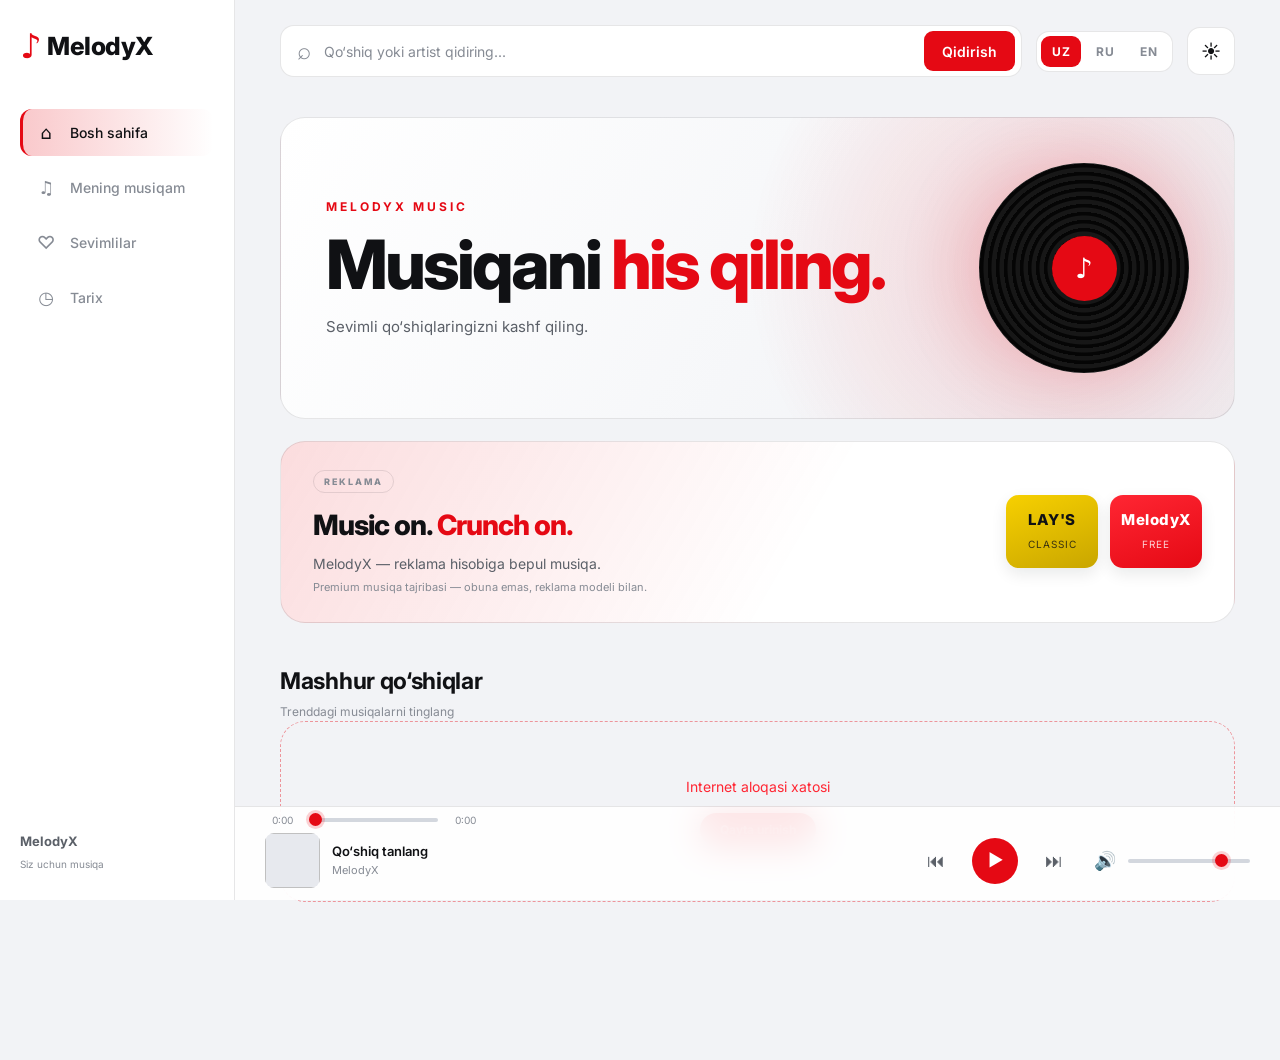
<file: index.html>
<!DOCTYPE html>
<html lang="uz" data-theme="dark">
<head>
    <meta charset="UTF-8">
    <meta name="viewport" content="width=device-width, initial-scale=1, viewport-fit=cover">
    <meta name="color-scheme" content="dark light">
    <meta name="description" content="MelodyX — free online music player with ru / en / uz interface.">
    <meta name="theme-color" content="#070707" id="themeColorMeta">
    <title>MelodyX</title>

    <link rel="preconnect" href="https://fonts.googleapis.com">
    <link rel="preconnect" href="https://fonts.gstatic.com" crossorigin>
    <link rel="stylesheet" href="https://fonts.googleapis.com/css2?family=Inter:wght@400;500;600;700;800&display=swap">
    <link rel="stylesheet" href="style.css">
    <link rel="icon" href="data:image/svg+xml,%3Csvg xmlns='http://www.w3.org/2000/svg' viewBox='0 0 100 100'%3E%3Ctext y='.9em' font-size='90'%3E%E2%99%AA%3C/text%3E%3C/svg%3E">

    <script>
        /* Apply the saved theme before first paint (prevents a flash of the wrong theme).
           Values are stored JSON-encoded, so they must be parsed here too. */
        (function () {
            var theme = 'dark';
            try {
                var raw = localStorage.getItem('melodyTheme');
                if (raw) {
                    try { raw = JSON.parse(raw); } catch (e) { /* legacy raw string */ }
                }
                if (raw !== 'light' && raw !== 'dark') {
                    raw = (window.matchMedia && window.matchMedia('(prefers-color-scheme: light)').matches) ? 'light' : 'dark';
                }
                theme = raw;
            } catch (e) { /* storage blocked */ }
            document.documentElement.dataset.theme = theme;
        })();
    </script>
</head>

<body>

    <div class="sidebar-backdrop" id="sidebarBackdrop" hidden></div>

    <aside class="sidebar" id="sidebar" aria-label="MelodyX">

        <div class="logo">
            <span aria-hidden="true">♪</span> MelodyX
        </div>

        <nav class="nav">
            <button type="button" class="nav-link active" data-view="home" aria-current="page">
                <span class="nav-icon" aria-hidden="true">⌂</span>
                <span data-i18n="home">Bosh sahifa</span>
            </button>

            <button type="button" class="nav-link" data-view="myMusic">
                <span class="nav-icon" aria-hidden="true">♫</span>
                <span data-i18n="myMusic">Mening musiqam</span>
            </button>

            <button type="button" class="nav-link" data-view="favorites">
                <span class="nav-icon" aria-hidden="true">♡</span>
                <span data-i18n="favorites">Sevimlilar</span>
                <span class="nav-badge" id="favBadge" hidden>0</span>
            </button>

            <button type="button" class="nav-link" data-view="history">
                <span class="nav-icon" aria-hidden="true">◷</span>
                <span data-i18n="history">Tarix</span>
                <span class="nav-badge" id="historyBadge" hidden>0</span>
            </button>
        </nav>

        <div class="bottom-logo">
            <b>MelodyX</b>
            <small data-i18n="musicForYou">Siz uchun musiqa</small>
        </div>

    </aside>


    <main>

        <header class="topbar">

            <button id="menuBtn" class="icon-btn menu-btn" type="button"
                    data-i18n-aria="openMenu" aria-label="Open menu" aria-expanded="false" aria-controls="sidebar">
                <span aria-hidden="true">☰</span>
            </button>

            <form class="search-box" id="searchForm" role="search">

                <span class="search-icon" aria-hidden="true">⌕</span>

                <input
                    id="searchInput"
                    type="search"
                    autocomplete="off"
                    spellcheck="false"
                    enterkeyhint="search"
                    data-placeholder="searchPlaceholder"
                    data-i18n-aria="searchPlaceholder"
                    placeholder="Search song or artist..."
                >

                <button id="searchBtn" type="submit" data-i18n="search">Search</button>

            </form>

            <div class="languages" role="group" data-i18n-aria="language" aria-label="Language">
                <button type="button" class="lang" data-lang="uz">UZ</button>
                <button type="button" class="lang" data-lang="ru">RU</button>
                <button type="button" class="lang" data-lang="en">EN</button>
            </div>

            <button id="themeBtn" class="icon-btn" type="button"
                    data-i18n-aria="toggleTheme" aria-label="Toggle theme">
                <span id="themeIcon" aria-hidden="true">☾</span>
            </button>

        </header>


        <!-- ===================== HOME ===================== -->
        <div class="panel active" data-panel="home">

            <section class="hero">

                <div class="hero-content">

                    <p class="hero-eyebrow" data-i18n="heroEyebrow">MELODYX MUSIC</p>

                    <h1 data-i18n="heroTitle">Feel the <span>Music.</span></h1>

                    <p class="hero-text" data-i18n="heroText">Discover your favorite songs.</p>

                </div>

                <div class="disc" aria-hidden="true">
                    <div>♪</div>
                </div>

            </section>


            <section class="ad-card">

                <div class="ad-content">

                    <span class="ad-label" data-i18n="adLabel">ADVERTISEMENT</span>

                    <h2 data-i18n="adTitle">Music on. <span>Crunch on.</span></h2>

                    <p data-i18n="adText">MelodyX — music free, supported by ads.</p>

                    <small data-i18n="adSmall">Premium music experience — no subscription, ad supported.</small>

                </div>

                <div class="chips">
                    <div class="chip-bag"><b>LAY'S</b><span data-i18n="chipClassic">Classic</span></div>
                    <div class="chip-bag alt"><b>MelodyX</b><span data-i18n="chipFree">Free</span></div>
                </div>

            </section>


            <section class="section">

                <div class="title">
                    <h2 data-i18n="popular">Popular Songs</h2>
                    <p data-i18n="trending">Listen to trending music</p>
                </div>

                <div id="popularSongs" class="songs" aria-busy="true"></div>

            </section>


            <section id="searchSection" class="section" hidden>

                <div class="title">
                    <h2 id="searchTitle" data-i18n="searchResults">Search Results</h2>
                    <p id="searchSubtitle"></p>
                </div>

                <div id="searchSongs" class="songs"></div>

            </section>

        </div>


        <!-- ===================== MY MUSIC ===================== -->
        <div class="panel" data-panel="myMusic" hidden>

            <div class="title page-title">
                <h2 data-i18n="myMusic">My Music</h2>
                <p data-i18n="myMusicSub">Everything you have played on this device</p>
            </div>

            <section class="section">
                <div class="title">
                    <h2 data-i18n="recentlyPlayed">Recently played</h2>
                    <p data-i18n="recentlyPlayedSub">Your last tracks</p>
                </div>
                <div id="myMusicRecent" class="songs"></div>
            </section>

            <section class="section">
                <div class="title">
                    <h2 data-i18n="favorites">Favorites</h2>
                    <p data-i18n="favoritesSub">Songs you liked</p>
                </div>
                <div id="myMusicFavorites" class="songs"></div>
            </section>

        </div>


        <!-- ===================== FAVORITES ===================== -->
        <div class="panel" data-panel="favorites" hidden>

            <div class="title page-title">
                <h2 data-i18n="favorites">Favorites</h2>
                <p id="favoritesSubtitle" data-i18n="favoritesSub">Songs you liked</p>
            </div>

            <div id="favoriteSongs" class="songs"></div>

        </div>


        <!-- ===================== HISTORY ===================== -->
        <div class="panel" data-panel="history" hidden>

            <div class="title page-title">
                <h2 data-i18n="history">History</h2>
                <p id="historySubtitle" data-i18n="historySub">Recently played songs</p>
            </div>

            <div class="toolbar">
                <button type="button" id="clearHistoryBtn" class="ghost-btn" data-i18n="clearHistory">Clear history</button>
            </div>

            <div id="historySongs" class="songs"></div>

        </div>

    </main>


    <!-- ===================== PLAYER ===================== -->
    <div class="player" id="player">

        <div class="progress-wrap">
            <span class="time" id="currentTime">0:00</span>
            <input id="progress" type="range" min="0" max="1000" step="1" value="0"
                   data-i18n-aria="seek" aria-label="Seek">
            <span class="time" id="durationTime">0:00</span>
        </div>

        <div class="player-bar">

            <div class="player-song">
                <img id="playerImage" alt="" decoding="async">
                <div class="player-meta">
                    <!-- no data-i18n: this text is owned by the player state, not by
                         the static i18n pass (otherwise a language switch would
                         wipe the name of the song that is currently playing) -->
                    <h3 id="playerTitle">Choose a song</h3>
                    <p id="playerArtist">MelodyX</p>
                </div>
            </div>

            <div class="controls">
                <button type="button" id="prevBtn" data-i18n-aria="prev" aria-label="Previous">
                    <span aria-hidden="true">⏮</span>
                </button>
                <button type="button" id="playBtn" class="play" data-i18n-aria="play" aria-label="Play">
                    <span id="playIcon" aria-hidden="true">▶</span>
                </button>
                <button type="button" id="nextBtn" data-i18n-aria="next" aria-label="Next">
                    <span aria-hidden="true">⏭</span>
                </button>
            </div>

            <div class="volume">
                <button type="button" id="muteBtn" class="mute-btn" data-i18n-aria="mute" aria-label="Mute">
                    <span id="volumeIcon" aria-hidden="true">🔊</span>
                </button>
                <input id="volume" type="range" min="0" max="1" step="0.01" value="0.8"
                       data-i18n-aria="volume" aria-label="Volume">
            </div>

        </div>

        <audio id="audio" preload="metadata"></audio>

    </div>


    <div class="toasts" id="toasts" aria-live="polite" aria-atomic="true"></div>
    <div class="sr-only" id="liveRegion" aria-live="polite"></div>

    <script src="script.js"></script>

</body>
</html>
</file>
<file: style.css>
/* =========================================================
   MelodyX — responsive / adaptive stylesheet
   Dark + Light themes driven by CSS custom properties
   ========================================================= */

/* ---------- RESET ---------- */

*,
*::before,
*::after {
    margin: 0;
    padding: 0;
    box-sizing: border-box;
}

html {
    -webkit-text-size-adjust: 100%;
    scroll-behavior: smooth;
}

body {
    font-family: Inter, system-ui, -apple-system, "Segoe UI", Roboto, "Helvetica Neue", Arial, sans-serif;
    background: var(--bg);
    color: var(--text);
    min-height: 100vh;
    line-height: 1.45;
    overflow-x: hidden;
    padding-bottom: calc(var(--player-h) + 24px);
    transition: background .3s ease, color .3s ease;
    -webkit-tap-highlight-color: transparent;
}

img {
    max-width: 100%;
}

button {
    font-family: inherit;
    color: inherit;
}

input {
    font-family: inherit;
}

.sr-only {
    position: absolute;
    width: 1px;
    height: 1px;
    padding: 0;
    overflow: hidden;
    clip: rect(0 0 0 0);
    white-space: nowrap;
    border: 0;
}

:focus-visible {
    outline: 2px solid var(--red-light);
    outline-offset: 2px;
}

/* ---------- THEME TOKENS ---------- */

:root {
    --red: #e50914;
    --red-light: #ff2633;

    --sidebar-w: 235px;
    --player-h: 88px;

    --r-sm: 9px;
    --r-md: 13px;
    --r-lg: 17px;
    --r-xl: 25px;

    --ease: .25s;
}

:root[data-theme="dark"] {
    color-scheme: dark;

    --bg: #070707;
    --bg-alt: #0b0b0b;
    --surface: #111111;
    --surface-2: #171717;
    --surface-3: #1f1f1f;
    --input-bg: #111111;

    --text: #ffffff;
    --text-muted: #9c9c9c;
    --text-dim: #6e6e6e;

    --border: rgba(255, 255, 255, .09);
    --border-strong: rgba(255, 255, 255, .18);

    --hero-bg: radial-gradient(circle at 80% 50%, rgba(229, 9, 20, .30), transparent 35%),
               linear-gradient(120deg, #151515, #080808);
    --player-bg: rgba(10, 10, 10, .90);
    --scrim: rgba(0, 0, 0, .62);

    --track: #2c2c2c;
    --track-thumb: var(--red);

    --shadow: 0 20px 40px rgba(0, 0, 0, .45);
    --shadow-sm: 0 6px 18px rgba(0, 0, 0, .35);

    --theme-color: #070707;
}

:root[data-theme="light"] {
    color-scheme: light;

    --bg: #f2f3f6;
    --bg-alt: #ffffff;
    --surface: #ffffff;
    --surface-2: #f2f3f6;
    --surface-3: #e7e9ee;
    --input-bg: #ffffff;

    --text: #101114;
    --text-muted: #5b6068;
    --text-dim: #868b94;

    --border: rgba(16, 18, 22, .10);
    --border-strong: rgba(16, 18, 22, .20);

    --hero-bg: radial-gradient(circle at 80% 50%, rgba(229, 9, 20, .16), transparent 38%),
               linear-gradient(120deg, #ffffff, #eef0f4);
    --player-bg: rgba(255, 255, 255, .88);
    --scrim: rgba(15, 17, 20, .42);

    --track: #d3d7de;
    --track-thumb: var(--red);

    --shadow: 0 18px 38px rgba(16, 18, 22, .13);
    --shadow-sm: 0 6px 16px rgba(16, 18, 22, .09);

    --theme-color: #f2f3f6;
}

/* ---------- SIDEBAR ---------- */

.sidebar {
    position: fixed;
    inset: 0 auto 0 0;
    width: var(--sidebar-w);
    padding: 28px 20px;
    padding-bottom: calc(28px + env(safe-area-inset-bottom));
    background: var(--bg-alt);
    border-right: 1px solid var(--border);
    z-index: 60;
    display: flex;
    flex-direction: column;
    transition: transform .3s var(--ease), background .3s ease;
}

.logo {
    font-size: 25px;
    font-weight: 800;
    letter-spacing: -.5px;
    margin-bottom: 45px;
    display: flex;
    align-items: center;
    gap: 6px;
}

.logo span {
    color: var(--red);
    font-size: 34px;
    line-height: 1;
}

.nav {
    display: flex;
    flex-direction: column;
    gap: 8px;
}

.nav-link {
    width: 100%;
    text-align: left;
    background: transparent;
    border: none;
    border-left: 3px solid transparent;
    border-radius: 12px;
    color: var(--text-dim);
    padding: 13px 12px;
    display: flex;
    align-items: center;
    gap: 13px;
    font-size: 14px;
    font-weight: 500;
    cursor: pointer;
    transition: color var(--ease), background var(--ease), border-color var(--ease);
}

.nav-link:hover {
    color: var(--text);
    background: linear-gradient(90deg, rgba(229, 9, 20, .16), transparent);
}

.nav-link.active {
    color: var(--text);
    background: linear-gradient(90deg, rgba(229, 9, 20, .22), transparent);
    border-left-color: var(--red);
}

.nav-icon {
    font-size: 18px;
    width: 22px;
    text-align: center;
    flex-shrink: 0;
}

.nav-badge {
    margin-left: auto;
    min-width: 22px;
    padding: 1px 7px;
    border-radius: 999px;
    background: var(--surface-3);
    color: var(--text-muted);
    font-size: 11px;
    font-weight: 600;
    text-align: center;
}

.nav-link.active .nav-badge {
    background: var(--red);
    color: #fff;
}

.bottom-logo {
    margin-top: auto;
    color: var(--text-dim);
    font-size: 12px;
}

.bottom-logo b {
    display: block;
    color: var(--text-muted);
    margin-bottom: 4px;
    font-size: 13px;
}

.sidebar-backdrop {
    position: fixed;
    inset: 0;
    background: var(--scrim);
    backdrop-filter: blur(2px);
    z-index: 55;
    opacity: 0;
    transition: opacity .3s var(--ease);
}

.sidebar-backdrop.show {
    opacity: 1;
}

/* ---------- MAIN / TOPBAR ---------- */

main {
    margin-left: var(--sidebar-w);
    padding: 25px 45px 40px;
    max-width: 100%; 
}

.topbar {
    display: flex;
    align-items: center;
    gap: 14px;
    flex-wrap: wrap;
}

.icon-btn {
    width: 48px;
    height: 48px;
    flex: 0 0 auto;
    display: grid;
    place-items: center;
    border: 1px solid var(--border);
    background: var(--surface);
    color: var(--text);
    border-radius: var(--r-md);
    font-size: 19px;
    cursor: pointer;
    transition: border-color var(--ease), background var(--ease), transform var(--ease);
}

.icon-btn:hover {
    border-color: var(--border-strong);
}

.icon-btn:active {
    transform: scale(.94);
}

.menu-btn {
    display: none;
}

.search-box {
    flex: 1 1 260px;
    min-width: 0;
    height: 52px;
    display: flex;
    align-items: center;
    background: var(--input-bg);
    border: 1px solid var(--border);
    border-radius: 14px;
    padding-left: 16px;
    transition: border-color .3s, box-shadow .3s, background .3s;
}

.search-box:focus-within {
    border-color: var(--red);
    box-shadow: 0 0 25px rgba(229, 9, 20, .14);
}

.search-icon {
    font-size: 24px;
    color: var(--text-dim);
    flex-shrink: 0;
    line-height: 1;
}

.search-box input {
    flex: 1 1 auto;
    min-width: 0;
    height: 100%;
    border: none;
    outline: none;
    background: transparent;
    color: var(--text);
    padding: 0 13px;
    font-size: 14px;
    -webkit-appearance: none;
    appearance: none;
}

.search-box input::placeholder {
    color: var(--text-dim);
}

.search-box input::-webkit-search-cancel-button {
    -webkit-appearance: none;
    appearance: none;
}

.search-box button {
    flex: 0 0 auto;
    border: none;
    color: #fff;
    background: var(--red);
    height: 40px;
    padding: 0 18px;
    margin-right: 6px;
    border-radius: var(--r-sm);
    cursor: pointer;
    font-size: 14px;
    font-weight: 600;
    transition: background var(--ease), opacity var(--ease);
}

.search-box button:hover {
    background: var(--red-light);
}

.search-box button:disabled {
    opacity: .6;
    cursor: progress;
}

.languages {
    display: flex;
    align-items: center;
    gap: 4px;
    padding: 4px;
    background: var(--surface);
    border: 1px solid var(--border);
    border-radius: var(--r-md);
    flex: 0 0 auto;
}

.lang {
    border: none;
    background: transparent;
    color: var(--text-dim);
    padding: 8px 11px;
    border-radius: var(--r-sm);
    font-size: 12px;
    font-weight: 700;
    letter-spacing: .5px;
    cursor: pointer;
    transition: color var(--ease), background var(--ease);
}

.lang:hover {
    color: var(--text);
}

.lang.active {
    background: var(--red);
    color: #fff;
}

/* ---------- PANELS / SECTIONS ---------- */

.panel[hidden] {
    display: none !important;
}

.page-title {
    margin-top: 34px;
}

.section {
    margin-top: 42px;
}

.title h2 {
    font-size: 23px;
    font-weight: 700;
    letter-spacing: -.3px;
}

.title p {
    color: var(--text-dim);
    font-size: 12px;
    margin-top: 5px;
}

.toolbar {
    display: flex;
    justify-content: flex-end;
    margin-bottom: 18px;
}

.ghost-btn {
    background: transparent;
    border: 1px solid var(--border);
    color: var(--text-muted);
    padding: 9px 16px;
    border-radius: 999px;
    font-size: 12px;
    font-weight: 600;
    cursor: pointer;
    transition: all var(--ease);
}

.ghost-btn:hover {
    border-color: var(--red);
    color: var(--red);
}

/* ---------- HERO ---------- */

.hero {
    margin-top: 40px;
    min-height: 290px;
    padding: 45px;
    border: 1px solid var(--border);
    border-radius: var(--r-xl);
    background: var(--hero-bg);
    display: flex;
    align-items: center;
    justify-content: space-between;
    gap: 24px;
    overflow: hidden;
    transition: background .3s ease, border-color .3s ease;
}

.hero-eyebrow {
    color: var(--red);
    letter-spacing: 3px;
    font-size: 12px;
    font-weight: 700;
    margin-bottom: 13px;
}

.hero h1 {
    font-size: clamp(36px, 5.5vw, 68px);
    font-weight: 800;
    letter-spacing: -3px;
    line-height: 1.05;
}

.hero h1 span {
    color: var(--red);
}

.hero-text {
    margin-top: 16px;
    color: var(--text-muted);
    font-size: 15px;
}

.disc {
    flex: 0 0 auto;
    width: 210px;
    height: 210px;
    border-radius: 50%;
    background: repeating-radial-gradient(circle, #171717 0 4px, #050505 5px 8px);
    display: grid;
    place-items: center;
    box-shadow: 0 0 80px rgba(229, 9, 20, .22);
    animation: spin 15s linear infinite;
}

.disc div {
    width: 65px;
    height: 65px;
    border-radius: 50%;
    display: grid;
    place-items: center;
    background: var(--red);
    color: #fff;
    font-size: 28px;
}

@keyframes spin {
    to {
        transform: rotate(360deg);
    }
}

/* ---------- AD CARD ---------- */

.ad-card {
    margin-top: 22px;
    padding: 26px 32px;
    border: 1px solid var(--border);
    border-radius: var(--r-xl);
    background: linear-gradient(120deg, rgba(229, 9, 20, .14), transparent 55%), var(--surface);
    display: flex;
    align-items: center;
    justify-content: space-between;
    gap: 24px;
    flex-wrap: wrap;
    transition: background .3s ease;
}

.ad-content {
    min-width: 0;
}

.ad-label {
    display: inline-block;
    font-size: 9px;
    font-weight: 800;
    letter-spacing: 2px;
    color: var(--text-dim);
    border: 1px solid var(--border);
    border-radius: 999px;
    padding: 4px 10px;
    margin-bottom: 12px;
}

.ad-card h2 {
    font-size: clamp(20px, 2.4vw, 28px);
    font-weight: 800;
    letter-spacing: -1px;
}

.ad-card h2 span {
    color: var(--red);
}

.ad-card p {
    color: var(--text-muted);
    font-size: 14px;
    margin-top: 8px;
}

.ad-card small {
    display: block;
    color: var(--text-dim);
    font-size: 11px;
    margin-top: 6px;
}

.chips {
    display: flex;
    gap: 12px;
    flex-shrink: 0;
}

.chip-bag {
    width: 92px;
    padding: 14px 10px;
    border-radius: var(--r-md);
    background: linear-gradient(160deg, #f7d000, #c9a600);
    color: #101114;
    text-align: center;
    box-shadow: var(--shadow-sm);
}

.chip-bag.alt {
    background: linear-gradient(160deg, var(--red-light), var(--red));
    color: #fff;
}

.chip-bag b {
    display: block;
    font-size: 15px;
    font-weight: 800;
    letter-spacing: .5px;
}

.chip-bag span {
    font-size: 10px;
    opacity: .8;
    text-transform: uppercase;
    letter-spacing: 1px;
}

/* ---------- SONG GRID ---------- */

.songs {
    display: grid;
    grid-template-columns: repeat(5, minmax(0, 1fr));
    gap: 18px;
}

.song {
    position: relative;
    padding: 11px;
    background: var(--surface);
    border: 1px solid var(--border);
    border-radius: var(--r-lg);
    cursor: pointer;
    transition: transform .3s, border-color .3s, box-shadow .3s, background .3s;
    min-width: 0;
}

.song:hover {
    transform: translateY(-6px);
    border-color: rgba(229, 9, 20, .5);
    box-shadow: var(--shadow);
}

.song.is-playing {
    border-color: var(--red);
    background: linear-gradient(160deg, rgba(229, 9, 20, .13), transparent), var(--surface);
}

.song-cover {
    position: relative;
}

.song img {
    display: block;
    width: 100%;
    aspect-ratio: 1;
    object-fit: cover;
    border-radius: 12px;
    background: var(--surface-3);
}

.song-play {
    position: absolute;
    right: 10px;
    bottom: 10px;
    width: 40px;
    height: 40px;
    display: grid;
    place-items: center;
    border: none;
    border-radius: 50%;
    background: var(--red);
    color: #fff;
    font-size: 15px;
    cursor: pointer;
    opacity: 0;
    transform: translateY(6px);
    transition: opacity var(--ease), transform var(--ease), background var(--ease);
    box-shadow: 0 6px 16px rgba(0, 0, 0, .35);
}

.song-fav {
    position: absolute;
    top: 18px;
    right: 18px;
    width: 32px;
    height: 32px;
    display: grid;
    place-items: center;
    border: none;
    border-radius: 50%;
    background: rgba(0, 0, 0, .55);
    backdrop-filter: blur(4px);
    color: #fff;
    font-size: 15px;
    line-height: 1;
    cursor: pointer;
    opacity: 0;
    transform: translateY(-6px);
    transition: opacity var(--ease), transform var(--ease), color var(--ease);
}

.song-fav[aria-pressed="true"] {
    color: var(--red-light);
    opacity: 1;
    transform: translateY(0);
}

.song h3 {
    font-size: 13px;
    font-weight: 600;
    margin: 12px 4px 4px;
    white-space: nowrap;
    overflow: hidden;
    text-overflow: ellipsis;
}

.song p {
    color: var(--text-dim);
    font-size: 11px;
    margin: 0 4px 5px;
    white-space: nowrap;
    overflow: hidden;
    text-overflow: ellipsis;
}

.song-time {
    display: inline-flex;
    align-items: center;
    gap: 4px;
    margin: 2px 4px 0;
    font-size: 10px;
    font-weight: 600;
    color: var(--text-dim);
    background: var(--surface-2);
    border-radius: 999px;
    padding: 2px 8px;
    max-width: calc(100% - 8px);
    white-space: nowrap;
    overflow: hidden;
    text-overflow: ellipsis;
}

/* touch devices have no hover → keep controls always visible */
@media (hover: none), (pointer: coarse) {
    .song-play,
    .song-fav {
        opacity: 1;
        transform: none;
    }

    .song:hover {
        transform: none;
    }
}

/* ---------- EMPTY / STATE MESSAGES ---------- */

.state {
    grid-column: 1 / -1;
    display: flex;
    flex-direction: column;
    align-items: center;
    justify-content: center;
    gap: 12px;
    padding: 55px 20px;
    text-align: center;
    border: 1px dashed var(--border);
    border-radius: var(--r-xl);
    color: var(--text-dim);
    font-size: 14px;
}

.state .state-icon {
    font-size: 40px;
    opacity: .55;
    line-height: 1;
}

.state.error {
    color: var(--red-light);
    border-color: rgba(229, 9, 20, .4);
}

.state.retry-btn {
    margin-top: 4px;
    background: var(--red);
    color: #fff;
    border: none;
    border-radius: 999px;
    padding: 9px 20px;
    font-size: 12px;
    font-weight: 700;
    cursor: pointer;
}

.skeleton {
    grid-column: 1 / -1;
    display: grid;
    grid-template-columns: repeat(5, minmax(0, 1fr));
    gap: 18px;
}

.skeleton .sk {
    aspect-ratio: .78;
    border-radius: var(--r-lg);
    background: linear-gradient(90deg, var(--surface) 25%, var(--surface-2) 37%, var(--surface) 63%);
    background-size: 400% 100%;
    animation: shimmer 1.3s ease infinite;
}

@keyframes shimmer {
    to {
        background-position: -135% 0;
    }
}

/* ---------- PLAYER ---------- */

.player {
    position: fixed;
    left: var(--sidebar-w);
    right: 0;
    bottom: 0;
    z-index: 100;
    background: var(--player-bg);
    backdrop-filter: blur(18px);
    -webkit-backdrop-filter: blur(18px);
    border-top: 1px solid var(--border);
    padding-bottom: env(safe-area-inset-bottom);
    transition: left .3s var(--ease), background .3s ease;
}

.progress-wrap {
    display: flex;
    align-items: center;
    gap: 10px;
    padding: 6px 30px 0;
}

.progress-wrap .time {
    font-size: 10px;
    color: var(--text-dim);
    font-variant-numeric: tabular-nums;
    min-width: 34px;
    text-align: center;
}

.player-bar {
    display: flex;
    align-items: center;
    justify-content: space-between;
    gap: 16px;
    padding: 6px 30px 12px;
}

.player-song {
    flex: 1 1 0;
    min-width: 0;
    display: flex;
    align-items: center;
    gap: 12px;
}

.player-song img {
    width: 55px;
    height: 55px;
    flex: 0 0 auto;
    object-fit: cover;
    border-radius: var(--r-sm);
    background: var(--surface-3);
}

.player-meta {
    min-width: 0;
}

.player-song h3 {
    font-size: 13px;
    font-weight: 600;
    white-space: nowrap;
    overflow: hidden;
    text-overflow: ellipsis;
}

.player-song p {
    color: var(--text-dim);
    font-size: 11px;
    margin-top: 3px;
    white-space: nowrap;
    overflow: hidden;
    text-overflow: ellipsis;
}

.controls {
    flex: 0 0 auto;
    display: flex;
    align-items: center;
    gap: 16px;
}

.controls button,
.mute-btn {
    border: none;
    background: transparent;
    color: var(--text-muted);
    font-size: 18px;
    line-height: 1;
    cursor: pointer;
    display: grid;
    place-items: center;
    width: 40px;
    height: 40px;
    border-radius: 50%;
    transition: color var(--ease), transform var(--ease), background var(--ease);
}

.controls button:hover,
.mute-btn:hover {
    color: var(--text);
}

.controls button:disabled {
    opacity: .35;
    cursor: not-allowed;
}

.controls .play {
    width: 46px;
    height: 46px;
    background: var(--red);
    color: #fff;
    font-size: 17px;
}

.controls .play:hover {
    background: var(--red-light);
    color: #fff;
}

.controls button:active {
    transform: scale(.9);
}

.volume {
    flex: 0 1 160px;
    min-width: 0;
    display: flex;
    align-items: center;
    gap: 8px;
}

.volume input {
    width: 100%;
    min-width: 0;
}

/* range inputs */
input[type="range"] {
    -webkit-appearance: none;
    appearance: none;
    height: 4px;
    border-radius: 999px;
    background: var(--track);
    outline: none;
    cursor: pointer;
}

input[type="range"]::-webkit-slider-thumb {
    -webkit-appearance: none;
    appearance: none;
    width: 13px;
    height: 13px;
    border-radius: 50%;
    background: var(--track-thumb);
    box-shadow: 0 0 0 3px rgba(229, 9, 20, .18);
    transition: transform .15s;
}

input[type="range"]::-moz-range-thumb {
    width: 13px;
    height: 13px;
    border: none;
    border-radius: 50%;
    background: var(--track-thumb);
    box-shadow: 0 0 0 3px rgba(229, 9, 20, .18);
}

input[type="range"]:active::-webkit-slider-thumb {
    transform: scale(1.25);
}

input[type="range"]::-moz-range-track {
    background: var(--track);
    border-radius: 999px;
}

/* ---------- TOASTS ---------- */

.toasts {
    position: fixed;
    left: 50%;
    transform: translateX(-50%);
    bottom: calc(var(--player-h) + 20px);
    z-index: 200;
    display: flex;
    flex-direction: column;
    align-items: center;
    gap: 8px;
    pointer-events: none;
    width: min(420px, calc(100% - 24px));
}

.toast {
    background: var(--surface-3);
    color: var(--text);
    border: 1px solid var(--border);
    border-left: 3px solid var(--red);
    border-radius: var(--r-md);
    padding: 11px 18px;
    font-size: 13px;
    font-weight: 500;
    box-shadow: var(--shadow);
    animation: toastIn .25s var(--ease);
    text-align: center;
    max-width: 100%;
}

.toast.out {
    animation: toastOut .25s var(--ease) forwards;
}

@keyframes toastIn {
    from {
        opacity: 0;
        transform: translateY(14px);
    }
}

@keyframes toastOut {
    to {
        opacity: 0;
        transform: translateY(14px);
    }
}

/* =========================================================
   RESPONSIVE
   ========================================================= */

@media (max-width: 1280px) {
    .songs {
        grid-template-columns: repeat(4, minmax(0, 1fr));
    }
}

@media (max-width: 1100px) {
    main {
        padding: 22px 30px 40px;
    }

    .songs,
    .skeleton {
        grid-template-columns: repeat(3, minmax(0, 1fr));
    }

    .hero {
        padding: 34px;
        min-height: 250px;
    }

    .disc {
        width: 170px;
        height: 170px;
    }
}

@media (max-width: 900px) {
    .sidebar {
        transform: translateX(-100%);
        box-shadow: var(--shadow);
    }

    .sidebar.open {
        transform: translateX(0);
    }

    main {
        margin-left: 0;
        padding: 18px 20px 40px;
    }

    .player {
        left: 0;
    }

    .menu-btn {
        display: grid;
    }

    .logo {
        margin-bottom: 32px;
    }
}

@media (max-width: 820px) {
    .player-bar {
        flex-wrap: wrap;
        justify-content: center;
        row-gap: 8px;
    }

    .player-song {
        flex: 1 1 100%;
        order: -1;
    }

    .controls {
        flex: 1 0 auto;
        justify-content: center;
    }

    .volume {
        flex: 0 1 150px;
    }

    .progress-wrap {
        padding: 6px 18px 0;
    }
}

@media (max-width: 700px) {
    .search-box {
        order: 3;
        flex: 1 1 100%;
        height: 46px;
    }

    .topbar {
        gap: 10px;
    }

    .languages {
        margin-left: auto;
    }

    .songs,
    .skeleton {
        grid-template-columns: repeat(3, minmax(0, 1fr));
        gap: 12px;
    }

    .hero {
        padding: 26px 20px;
        min-height: 0;
        gap: 14px;
    }

    .hero h1 {
        font-size: 34px;
        letter-spacing: -1.5px;
    }

    .hero-text {
        font-size: 13px;
        margin-top: 10px;
    }

    .hero-eyebrow {
        font-size: 10px;
        letter-spacing: 2px;
        margin-bottom: 8px;
    }

    .disc {
        width: 110px;
        height: 110px;
    }

    .disc div {
        width: 40px;
        height: 40px;
        font-size: 18px;
    }

    .ad-card {
        padding: 20px;
    }

    .chips {
        width: 100%;
        justify-content: flex-start;
    }

    .section {
        margin-top: 34px;
    }

    .title h2 {
        font-size: 20px;
    }
}

@media (max-width: 560px) {
    .songs,
    .skeleton {
        grid-template-columns: repeat(2, minmax(0, 1fr));
    }

    .disc {
        display: none;
    }

    .hero {
        padding: 24px 18px;
    }

    .hero h1 {
        font-size: 30px;
    }

    .volume {
        flex: 1 1 120px;
    }

    .progress-wrap .time {
        display: none;
    }

    .progress-wrap {
        padding: 8px 14px 0;
    }

    .player-bar {
        padding: 4px 14px 10px;
        gap: 8px;
    }

    .controls {
        gap: 10px;
    }

    .controls .play {
        width: 42px;
        height: 42px;
    }

    .player-song img {
        width: 46px;
        height: 46px;
    }
}

@media (max-width: 400px) {
    main {
        padding: 14px 12px 40px;
    }

    .icon-btn {
        width: 44px;
        height: 44px;
    }

    .lang {
        padding: 7px 9px;
        font-size: 11px;
    }

    .songs,
    .skeleton {
        grid-template-columns: repeat(2, minmax(0, 1fr));
        gap: 10px;
    }

    .song {
        padding: 9px;
    }

    .search-box button {
        padding: 0 12px;
        font-size: 13px;
    }

    .hero h1 {
        font-size: 26px;
    }

    .volume {
        flex: 1 1 100%;
        padding: 0 10px;
    }
}

/* very short landscape phones: reclaim vertical space */
@media (max-height: 480px) and (orientation: landscape) {
    .hero {
        min-height: 0;
        padding: 18px;
    }

    .hero h1 {
        font-size: 26px;
    }

    .disc {
        width: 84px;
        height: 84px;
    }

    .ad-card {
        padding: 16px 20px;
    }
}

@media (prefers-reduced-motion: reduce) {
    html {
        scroll-behavior: auto;
    }

    *,
    *::before,
    *::after {
        animation-duration: .001ms !important;
        animation-iteration-count: 1 !important;
        transition-duration: .001ms !important;
    }
}

@media print {
    .sidebar,
    .player,
    .topbar,
    .ad-card,
    .toasts {
        display: none !important;
    }

    main {
        margin: 0;
        padding: 0;
    }
}
</file>
